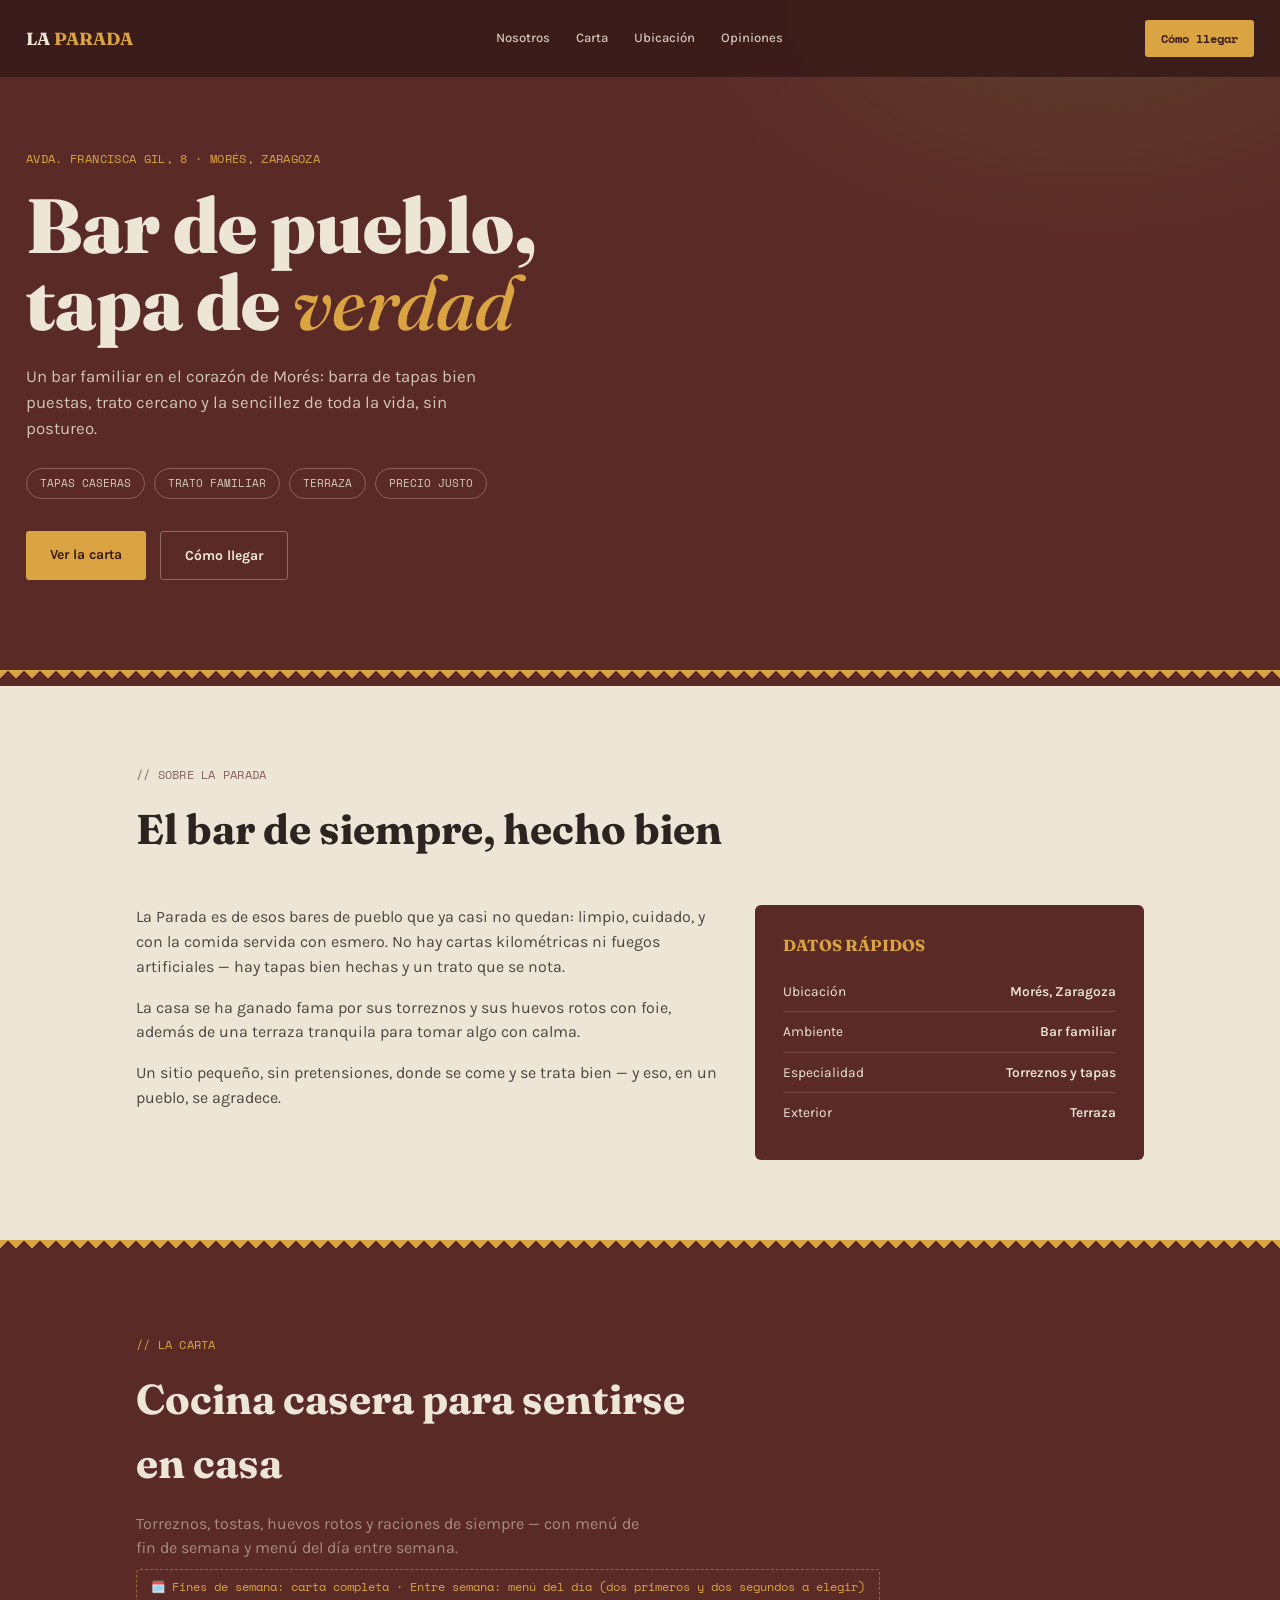
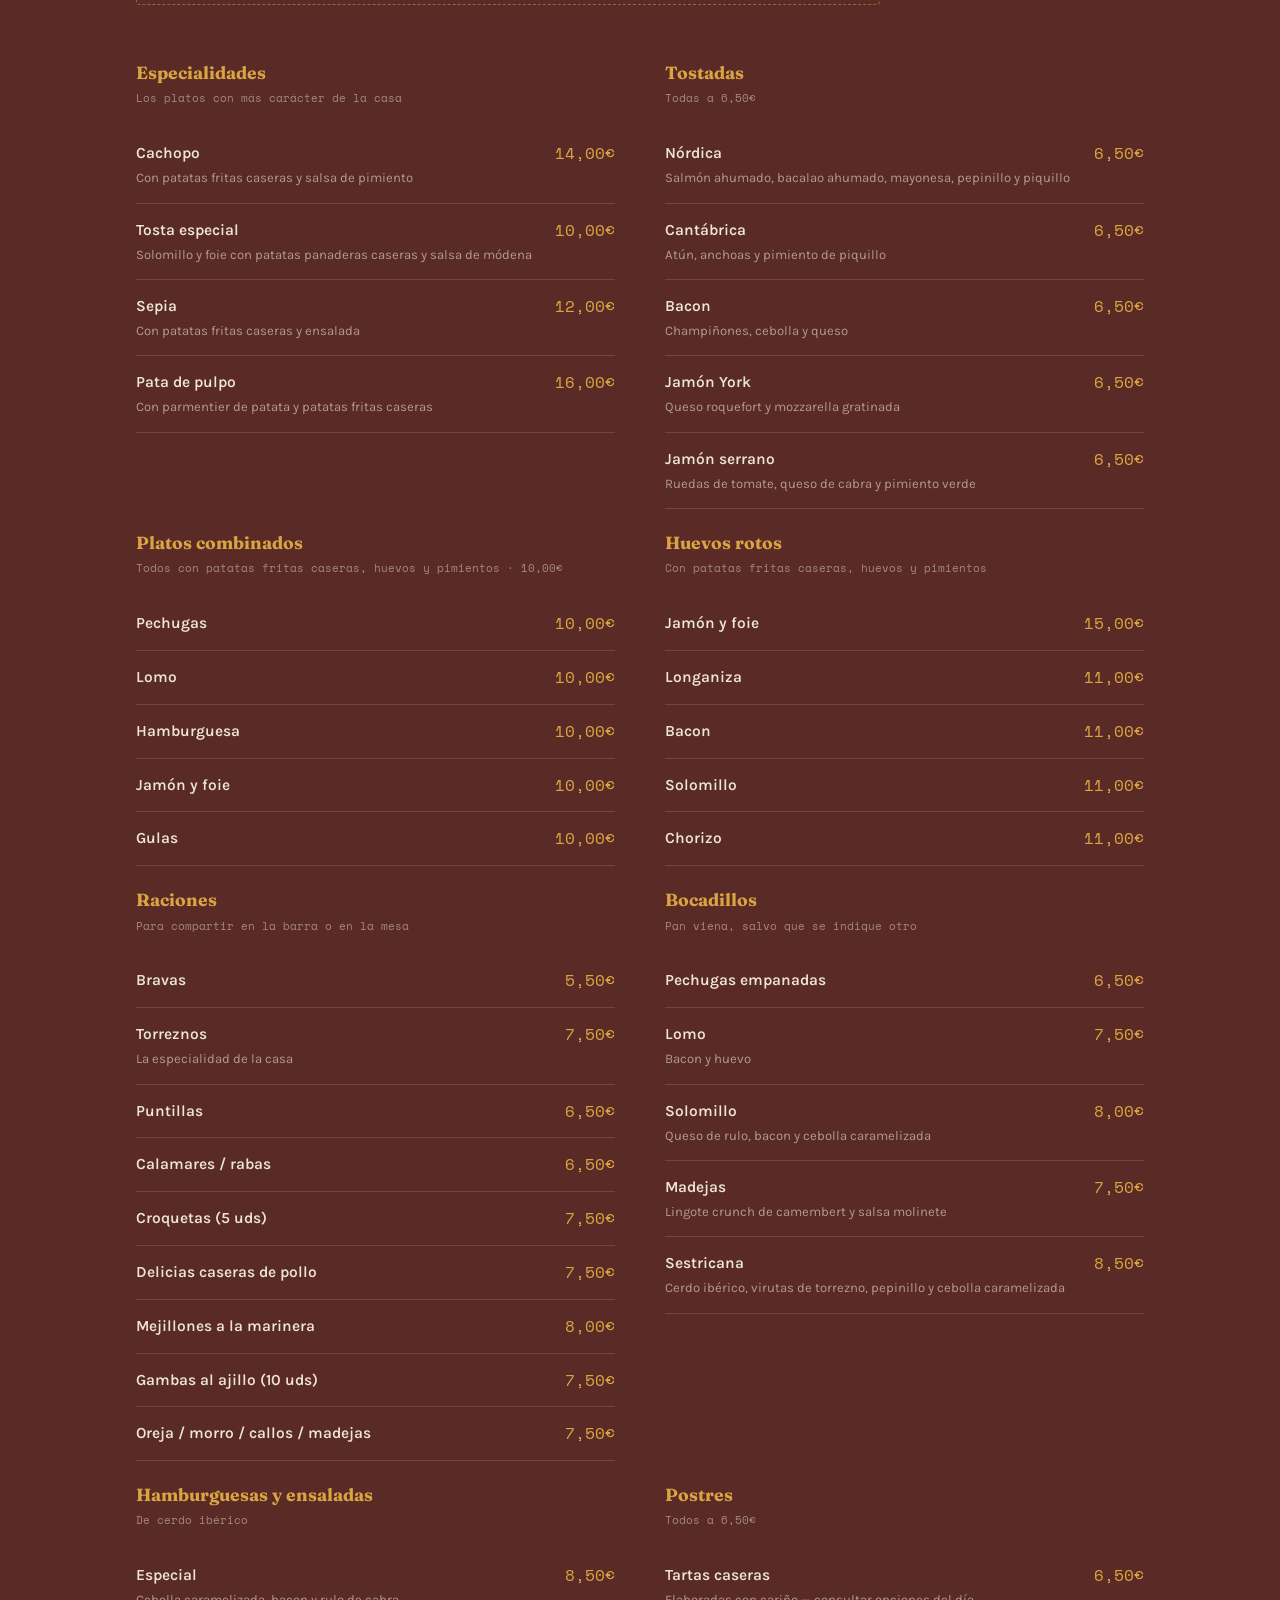
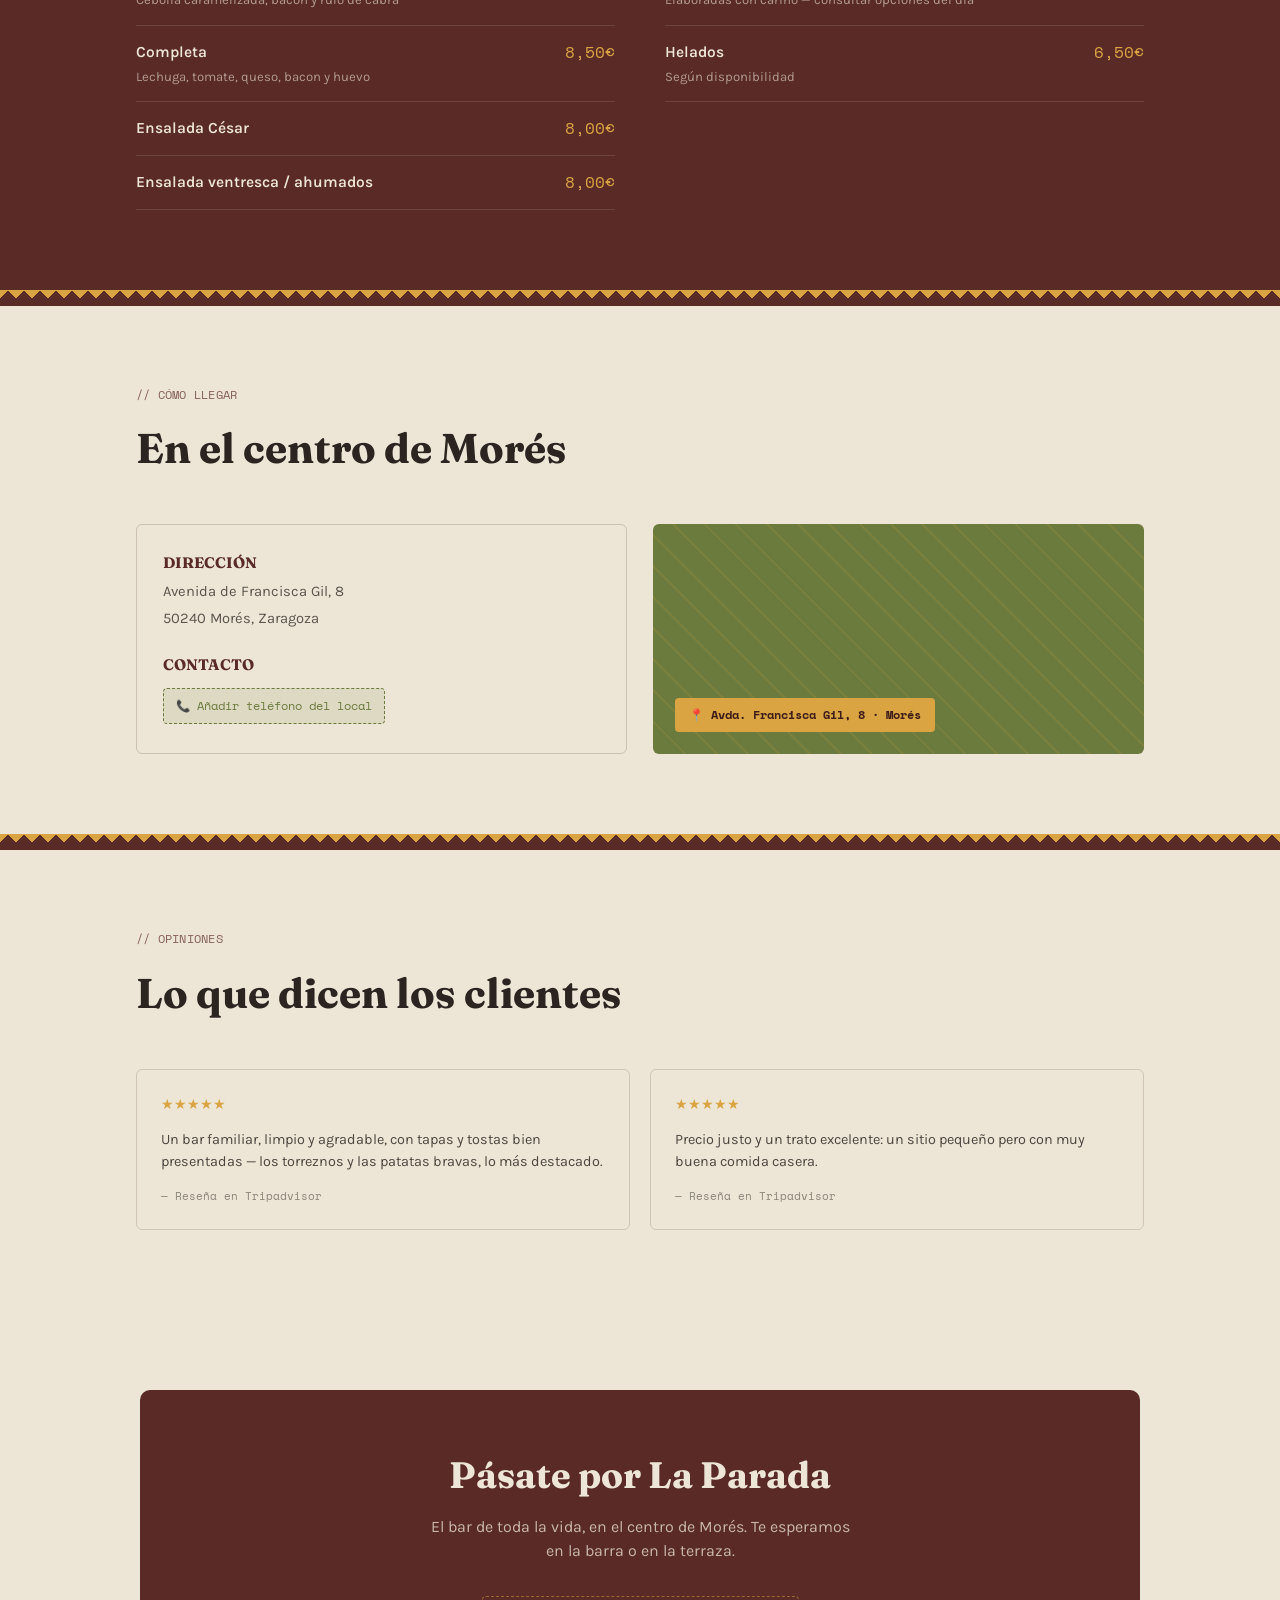
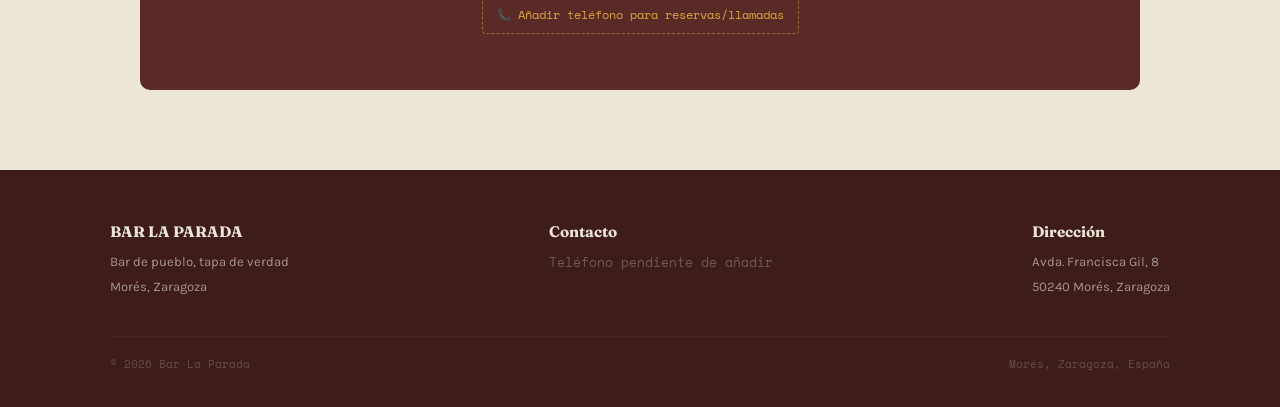
<file: index.html>
<!DOCTYPE html>
<html lang="es">
<head>
<meta charset="UTF-8">
<meta name="viewport" content="width=device-width, initial-scale=1.0">
<title>Bar La Parada — Morés, Zaragoza</title>
<link rel="preconnect" href="https://fonts.googleapis.com">
<link rel="preconnect" href="https://fonts.gstatic.com" crossorigin>
<link href="https://fonts.googleapis.com/css2?family=Fraunces:opsz,wght@9..144,500;9..144,700;9..144,900&family=Karla:wght@400;500;600;700&family=Space+Mono:wght@400;700&display=swap" rel="stylesheet">
<style>
  :root{
    --wine:#5A2A27;
    --wine-dk:#3D1C1A;
    --olive:#6B7A3D;
    --mustard:#D9A441;
    --stone:#EDE6D6;
    --ink:#2B2420;
  }
  *{margin:0;padding:0;box-sizing:border-box;}
  html{scroll-behavior:smooth;}
  body{
    background:var(--stone);
    color:var(--ink);
    font-family:'Karla',sans-serif;
    line-height:1.55;
  }
  h1,h2,h3,.display{font-family:'Fraunces',serif;}
  .mono{font-family:'Space Mono',monospace;}
  a{color:inherit;text-decoration:none;}
  .wrap{max-width:1060px;margin:0 auto;padding:0 26px;}

  /* zig-zag divider — signature element, evoca las baldosas de bar de pueblo */
  .tile-strip{
    height:16px;width:100%;
    background:
      linear-gradient(135deg, var(--mustard) 25%, transparent 25.5%) 0 0/16px 16px,
      linear-gradient(-135deg, var(--mustard) 25%, transparent 25.5%) 0 0/16px 16px,
      var(--wine);
    background-color:var(--wine);
  }

  nav{
    position:fixed;top:0;left:0;right:0;z-index:100;
    display:flex;justify-content:space-between;align-items:center;
    padding:20px 26px;
    background:rgba(58,28,26,0.94);
    color:var(--stone);
  }
  .brand{font-family:'Fraunces';font-weight:700;font-size:1.1rem;}
  .brand span{color:var(--mustard);}
  .navlinks{display:none;gap:26px;font-size:0.82rem;font-weight:500;}
  @media(min-width:740px){.navlinks{display:flex;}}
  .navlinks a{opacity:0.85;}
  .navlinks a:hover{opacity:1;color:var(--mustard);}
  .nav-cta{
    font-family:'Space Mono';font-size:0.76rem;font-weight:700;
    background:var(--mustard);color:var(--wine-dk);
    padding:9px 16px;border-radius:3px;
  }

  .hero{
    background:
      radial-gradient(ellipse 700px 420px at 85% 0%, rgba(107,122,61,0.25), transparent 60%),
      var(--wine);
    color:var(--stone);
    padding:150px 26px 90px;
  }
  .eyebrow{font-family:'Space Mono';font-size:0.74rem;color:var(--mustard);margin-bottom:20px;letter-spacing:0.03em;}
  .hero h1{font-size:clamp(2.6rem,7.5vw,4.8rem);font-weight:900;line-height:1.0;max-width:760px;}
  .hero h1 i{font-style:italic;font-weight:500;color:var(--mustard);}
  .hero p.lead{max-width:480px;margin-top:22px;font-size:1.05rem;color:rgba(237,230,214,0.82);}
  .chips{display:flex;flex-wrap:wrap;gap:9px;margin-top:26px;}
  .chip{font-family:'Space Mono';font-size:0.68rem;border:1px solid rgba(237,230,214,0.3);padding:6px 13px;border-radius:100px;color:rgba(237,230,214,0.85);}
  .hero-ctas{display:flex;gap:14px;margin-top:32px;flex-wrap:wrap;}
  .btn{padding:13px 24px;border-radius:3px;font-weight:700;font-size:0.87rem;display:inline-block;}
  .btn-primary{background:var(--mustard);color:var(--wine-dk);}
  .btn-ghost{border:1px solid rgba(237,230,214,0.35);color:var(--stone);}

  section{padding:80px 0;}
  .kicker{font-family:'Space Mono';font-size:0.74rem;color:var(--wine);opacity:0.7;margin-bottom:12px;display:block;letter-spacing:0.02em;}
  .section-head h2{font-size:clamp(1.8rem,4.2vw,2.6rem);font-weight:700;max-width:600px;margin-bottom:16px;}
  .section-head p{max-width:520px;opacity:0.75;font-size:1rem;}

  .about-grid{display:grid;grid-template-columns:1fr;gap:36px;margin-top:44px;}
  @media(min-width:740px){.about-grid{grid-template-columns:1.2fr 0.8fr;}}
  .about-copy p{margin-bottom:16px;opacity:0.82;}
  .fact-card{background:var(--wine);color:var(--stone);border-radius:6px;padding:28px;}
  .fact-card h3{font-size:1rem;margin-bottom:14px;color:var(--mustard);}
  .fact-card ul{list-style:none;}
  .fact-card li{display:flex;justify-content:space-between;padding:9px 0;border-bottom:1px solid rgba(237,230,214,0.15);font-size:0.86rem;}
  .fact-card li:last-child{border-bottom:none;}
  .fact-card li b{font-weight:600;}

  .menu-section{background:var(--wine);color:var(--stone);}
  .menu-section .kicker{color:var(--mustard);opacity:1;}
  .menu-section .section-head p{color:rgba(237,230,214,0.7);}
  .menu-grid{display:grid;grid-template-columns:1fr;gap:0;margin-top:44px;}
  @media(min-width:700px){.menu-grid{grid-template-columns:1fr 1fr;gap:0 50px;}}
  .menu-col h3{font-size:1.1rem;color:var(--mustard);margin-bottom:4px;}
  .menu-note{font-family:'Space Mono';font-size:0.68rem;color:rgba(237,230,214,0.5);display:block;margin-bottom:20px;}
  .dish{display:flex;justify-content:space-between;gap:16px;padding:14px 0;border-bottom:1px solid rgba(237,230,214,0.14);}
  .dish-name{font-weight:600;font-size:0.97rem;}
  .dish-desc{opacity:0.6;font-size:0.82rem;margin-top:3px;}
  .dish-price{font-family:'Space Mono';color:var(--mustard);white-space:nowrap;}

  .loc-grid{display:grid;grid-template-columns:1fr;gap:26px;margin-top:44px;}
  @media(min-width:740px){.loc-grid{grid-template-columns:1fr 1fr;}}
  .loc-card{border:1px solid rgba(58,28,26,0.18);border-radius:6px;padding:26px;}
  .loc-card h3{font-size:0.95rem;margin-bottom:6px;color:var(--wine);}
  .loc-card p{opacity:0.75;font-size:0.92rem;margin-bottom:4px;}
  .loc-card .fill-note{
    font-family:'Space Mono';font-size:0.72rem;color:var(--olive);
    background:rgba(107,122,61,0.12);border:1px dashed var(--olive);
    padding:8px 12px;border-radius:4px;display:inline-block;margin-top:6px;
  }
  .map-block{
    border-radius:6px;min-height:230px;background:var(--olive);color:var(--stone);
    display:flex;align-items:flex-end;padding:22px;position:relative;overflow:hidden;
  }
  .map-block::before{
    content:"";position:absolute;inset:0;opacity:0.15;
    background:repeating-linear-gradient(45deg, var(--mustard) 0 2px, transparent 2px 22px);
  }
  .map-pin{font-family:'Space Mono';font-size:0.75rem;background:var(--mustard);color:var(--wine-dk);padding:8px 14px;border-radius:4px;font-weight:700;position:relative;z-index:1;}

  .reviews{display:grid;grid-template-columns:1fr;gap:20px;margin-top:44px;}
  @media(min-width:740px){.reviews{grid-template-columns:repeat(2,1fr);}}
  .review{border:1px solid rgba(58,28,26,0.16);border-radius:6px;padding:24px;}
  .stars{color:var(--mustard);margin-bottom:12px;font-size:0.9rem;}
  .review p{font-size:0.9rem;opacity:0.82;margin-bottom:14px;}
  .review-who{font-family:'Space Mono';font-size:0.7rem;opacity:0.5;}

  .cta-section{
    background:var(--wine);color:var(--stone);border-radius:10px;
    padding:56px 36px;text-align:center;max-width:1000px;margin:0 auto;
  }
  .cta-section h2{font-size:clamp(1.6rem,4vw,2.3rem);margin-bottom:12px;}
  .cta-section p{opacity:0.75;max-width:440px;margin:0 auto 26px;}
  .cta-section .fill-note{
    font-family:'Space Mono';font-size:0.72rem;color:var(--mustard);
    border:1px dashed rgba(217,164,65,0.5);padding:9px 14px;border-radius:4px;display:inline-block;
  }

  footer{padding:50px 26px 34px;background:var(--wine-dk);color:rgba(237,230,214,0.6);}
  .foot-grid{display:flex;flex-wrap:wrap;justify-content:space-between;gap:26px;max-width:1060px;margin:0 auto;}
  .foot-grid h4{font-family:'Fraunces';color:var(--stone);font-size:0.95rem;margin-bottom:8px;}
  .foot-grid p,.foot-grid a{font-size:0.82rem;display:block;margin-bottom:5px;}
  .foot-bottom{
    max-width:1060px;margin:34px auto 0;padding-top:18px;border-top:1px solid rgba(237,230,214,0.12);
    font-family:'Space Mono';font-size:0.7rem;opacity:0.4;display:flex;justify-content:space-between;flex-wrap:wrap;gap:8px;
  }

</style>
</head>
<body>

<nav>
  <div class="brand">LA <span>PARADA</span></div>
  <div class="navlinks">
    <a href="#nosotros">Nosotros</a>
    <a href="#carta">Carta</a>
    <a href="#ubicacion">Ubicación</a>
    <a href="#opiniones">Opiniones</a>
  </div>
  <a href="#ubicacion" class="nav-cta">Cómo llegar</a>
</nav>

<div class="hero">
  <div class="eyebrow">AVDA. FRANCISCA GIL, 8 · MORÉS, ZARAGOZA</div>
  <h1>Bar de pueblo,<br>tapa de <i>verdad</i></h1>
  <p class="lead">Un bar familiar en el corazón de Morés: barra de tapas bien puestas, trato cercano y la sencillez de toda la vida, sin postureo.</p>
  <div class="chips">
    <span class="chip">TAPAS CASERAS</span>
    <span class="chip">TRATO FAMILIAR</span>
    <span class="chip">TERRAZA</span>
    <span class="chip">PRECIO JUSTO</span>
  </div>
  <div class="hero-ctas">
    <a href="#carta" class="btn btn-primary">Ver la carta</a>
    <a href="#ubicacion" class="btn btn-ghost">Cómo llegar</a>
  </div>
</div>
<div class="tile-strip"></div>

<section id="nosotros">
  <div class="wrap">
    <div class="section-head">
      <span class="kicker">// SOBRE LA PARADA</span>
      <h2>El bar de siempre, hecho bien</h2>
    </div>
    <div class="about-grid">
      <div class="about-copy">
        <p>La Parada es de esos bares de pueblo que ya casi no quedan: limpio, cuidado, y con la comida servida con esmero. No hay cartas kilométricas ni fuegos artificiales — hay tapas bien hechas y un trato que se nota.</p>
        <p>La casa se ha ganado fama por sus torreznos y sus huevos rotos con foie, además de una terraza tranquila para tomar algo con calma.</p>
        <p>Un sitio pequeño, sin pretensiones, donde se come y se trata bien — y eso, en un pueblo, se agradece.</p>
      </div>
      <div class="fact-card">
        <h3>DATOS RÁPIDOS</h3>
        <ul>
          <li><span>Ubicación</span><b>Morés, Zaragoza</b></li>
          <li><span>Ambiente</span><b>Bar familiar</b></li>
          <li><span>Especialidad</span><b>Torreznos y tapas</b></li>
          <li><span>Exterior</span><b>Terraza</b></li>
        </ul>
      </div>
    </div>
  </div>
</section>

<div class="tile-strip"></div>

<section class="menu-section" id="carta">
  <div class="wrap">
    <div class="section-head">
      <span class="kicker">// LA CARTA</span>
      <h2>Cocina casera para sentirse en casa</h2>
      <p>Torreznos, tostas, huevos rotos y raciones de siempre — con menú de fin de semana y menú del día entre semana.</p>
    </div>
    <span class="mono" style="display:inline-block;margin:8px 0 10px;font-size:0.72rem;color:var(--mustard);border:1px dashed rgba(217,164,65,0.5);padding:8px 14px;border-radius:4px;">🗓️ Fines de semana: carta completa · Entre semana: menú del día (dos primeros y dos segundos a elegir)</span>

    <div class="menu-grid">
      <div class="menu-col">
        <h3>Especialidades</h3>
        <span class="menu-note">Los platos con más carácter de la casa</span>
        <div class="dish"><div><div class="dish-name">Cachopo</div><div class="dish-desc">Con patatas fritas caseras y salsa de pimiento</div></div><div class="dish-price">14,00€</div></div>
        <div class="dish"><div><div class="dish-name">Tosta especial</div><div class="dish-desc">Solomillo y foie con patatas panaderas caseras y salsa de módena</div></div><div class="dish-price">10,00€</div></div>
        <div class="dish"><div><div class="dish-name">Sepia</div><div class="dish-desc">Con patatas fritas caseras y ensalada</div></div><div class="dish-price">12,00€</div></div>
        <div class="dish"><div><div class="dish-name">Pata de pulpo</div><div class="dish-desc">Con parmentier de patata y patatas fritas caseras</div></div><div class="dish-price">16,00€</div></div>
      </div>
      <div class="menu-col">
        <h3>Tostadas</h3>
        <span class="menu-note">Todas a 6,50€</span>
        <div class="dish"><div><div class="dish-name">Nórdica</div><div class="dish-desc">Salmón ahumado, bacalao ahumado, mayonesa, pepinillo y piquillo</div></div><div class="dish-price">6,50€</div></div>
        <div class="dish"><div><div class="dish-name">Cantábrica</div><div class="dish-desc">Atún, anchoas y pimiento de piquillo</div></div><div class="dish-price">6,50€</div></div>
        <div class="dish"><div><div class="dish-name">Bacon</div><div class="dish-desc">Champiñones, cebolla y queso</div></div><div class="dish-price">6,50€</div></div>
        <div class="dish"><div><div class="dish-name">Jamón York</div><div class="dish-desc">Queso roquefort y mozzarella gratinada</div></div><div class="dish-price">6,50€</div></div>
        <div class="dish"><div><div class="dish-name">Jamón serrano</div><div class="dish-desc">Ruedas de tomate, queso de cabra y pimiento verde</div></div><div class="dish-price">6,50€</div></div>
      </div>
    </div>

    <div class="menu-grid" style="margin-top:20px;">
      <div class="menu-col">
        <h3>Platos combinados</h3>
        <span class="menu-note">Todos con patatas fritas caseras, huevos y pimientos · 10,00€</span>
        <div class="dish"><div><div class="dish-name">Pechugas</div></div><div class="dish-price">10,00€</div></div>
        <div class="dish"><div><div class="dish-name">Lomo</div></div><div class="dish-price">10,00€</div></div>
        <div class="dish"><div><div class="dish-name">Hamburguesa</div></div><div class="dish-price">10,00€</div></div>
        <div class="dish"><div><div class="dish-name">Jamón y foie</div></div><div class="dish-price">10,00€</div></div>
        <div class="dish"><div><div class="dish-name">Gulas</div></div><div class="dish-price">10,00€</div></div>
      </div>
      <div class="menu-col">
        <h3>Huevos rotos</h3>
        <span class="menu-note">Con patatas fritas caseras, huevos y pimientos</span>
        <div class="dish"><div><div class="dish-name">Jamón y foie</div></div><div class="dish-price">15,00€</div></div>
        <div class="dish"><div><div class="dish-name">Longaniza</div></div><div class="dish-price">11,00€</div></div>
        <div class="dish"><div><div class="dish-name">Bacon</div></div><div class="dish-price">11,00€</div></div>
        <div class="dish"><div><div class="dish-name">Solomillo</div></div><div class="dish-price">11,00€</div></div>
        <div class="dish"><div><div class="dish-name">Chorizo</div></div><div class="dish-price">11,00€</div></div>
      </div>
    </div>

    <div class="menu-grid" style="margin-top:20px;">
      <div class="menu-col">
        <h3>Raciones</h3>
        <span class="menu-note">Para compartir en la barra o en la mesa</span>
        <div class="dish"><div><div class="dish-name">Bravas</div></div><div class="dish-price">5,50€</div></div>
        <div class="dish"><div><div class="dish-name">Torreznos</div><div class="dish-desc">La especialidad de la casa</div></div><div class="dish-price">7,50€</div></div>
        <div class="dish"><div><div class="dish-name">Puntillas</div></div><div class="dish-price">6,50€</div></div>
        <div class="dish"><div><div class="dish-name">Calamares / rabas</div></div><div class="dish-price">6,50€</div></div>
        <div class="dish"><div><div class="dish-name">Croquetas (5 uds)</div></div><div class="dish-price">7,50€</div></div>
        <div class="dish"><div><div class="dish-name">Delicias caseras de pollo</div></div><div class="dish-price">7,50€</div></div>
        <div class="dish"><div><div class="dish-name">Mejillones a la marinera</div></div><div class="dish-price">8,00€</div></div>
        <div class="dish"><div><div class="dish-name">Gambas al ajillo (10 uds)</div></div><div class="dish-price">7,50€</div></div>
        <div class="dish"><div><div class="dish-name">Oreja / morro / callos / madejas</div></div><div class="dish-price">7,50€</div></div>
      </div>
      <div class="menu-col">
        <h3>Bocadillos</h3>
        <span class="menu-note">Pan viena, salvo que se indique otro</span>
        <div class="dish"><div><div class="dish-name">Pechugas empanadas</div></div><div class="dish-price">6,50€</div></div>
        <div class="dish"><div><div class="dish-name">Lomo</div><div class="dish-desc">Bacon y huevo</div></div><div class="dish-price">7,50€</div></div>
        <div class="dish"><div><div class="dish-name">Solomillo</div><div class="dish-desc">Queso de rulo, bacon y cebolla caramelizada</div></div><div class="dish-price">8,00€</div></div>
        <div class="dish"><div><div class="dish-name">Madejas</div><div class="dish-desc">Lingote crunch de camembert y salsa molinete</div></div><div class="dish-price">7,50€</div></div>
        <div class="dish"><div><div class="dish-name">Sestricana</div><div class="dish-desc">Cerdo ibérico, virutas de torrezno, pepinillo y cebolla caramelizada</div></div><div class="dish-price">8,50€</div></div>
      </div>
    </div>

    <div class="menu-grid" style="margin-top:20px;">
      <div class="menu-col">
        <h3>Hamburguesas y ensaladas</h3>
        <span class="menu-note">De cerdo ibérico</span>
        <div class="dish"><div><div class="dish-name">Especial</div><div class="dish-desc">Cebolla caramelizada, bacon y rulo de cabra</div></div><div class="dish-price">8,50€</div></div>
        <div class="dish"><div><div class="dish-name">Completa</div><div class="dish-desc">Lechuga, tomate, queso, bacon y huevo</div></div><div class="dish-price">8,50€</div></div>
        <div class="dish"><div><div class="dish-name">Ensalada César</div></div><div class="dish-price">8,00€</div></div>
        <div class="dish"><div><div class="dish-name">Ensalada ventresca / ahumados</div></div><div class="dish-price">8,00€</div></div>
      </div>
      <div class="menu-col">
        <h3>Postres</h3>
        <span class="menu-note">Todos a 6,50€</span>
        <div class="dish"><div><div class="dish-name">Tartas caseras</div><div class="dish-desc">Elaboradas con cariño — consultar opciones del día</div></div><div class="dish-price">6,50€</div></div>
        <div class="dish"><div><div class="dish-name">Helados</div><div class="dish-desc">Según disponibilidad</div></div><div class="dish-price">6,50€</div></div>
      </div>
    </div>
  </div>
</section>

<div class="tile-strip"></div>

<section id="ubicacion">
  <div class="wrap">
    <div class="section-head">
      <span class="kicker">// CÓMO LLEGAR</span>
      <h2>En el centro de Morés</h2>
    </div>
    <div class="loc-grid">
      <div class="loc-card">
        <h3>DIRECCIÓN</h3>
        <p>Avenida de Francisca Gil, 8</p>
        <p>50240 Morés, Zaragoza</p>
        <h3 style="margin-top:22px;">CONTACTO</h3>
        <span class="fill-note">📞 Añadir teléfono del local</span>
      </div>
      <div class="map-block">
        <span class="map-pin">📍 Avda. Francisca Gil, 8 · Morés</span>
      </div>
    </div>
  </div>
</section>

<div class="tile-strip"></div>

<section id="opiniones">
  <div class="wrap">
    <div class="section-head">
      <span class="kicker">// OPINIONES</span>
      <h2>Lo que dicen los clientes</h2>
    </div>
    <div class="reviews">
      <div class="review">
        <div class="stars">★★★★★</div>
        <p>Un bar familiar, limpio y agradable, con tapas y tostas bien presentadas — los torreznos y las patatas bravas, lo más destacado.</p>
        <div class="review-who">— Reseña en Tripadvisor</div>
      </div>
      <div class="review">
        <div class="stars">★★★★★</div>
        <p>Precio justo y un trato excelente: un sitio pequeño pero con muy buena comida casera.</p>
        <div class="review-who">— Reseña en Tripadvisor</div>
      </div>
    </div>
  </div>
</section>

<section>
  <div class="wrap">
    <div class="cta-section">
      <h2>Pásate por La Parada</h2>
      <p>El bar de toda la vida, en el centro de Morés. Te esperamos en la barra o en la terraza.</p>
      <div class="hero-ctas" style="justify-content:center;">
        <span class="fill-note">📞 Añadir teléfono para reservas/llamadas</span>
      </div>
    </div>
  </div>
</section>

<footer>
  <div class="foot-grid">
    <div>
      <h4>BAR LA PARADA</h4>
      <p>Bar de pueblo, tapa de verdad</p>
      <p>Morés, Zaragoza</p>
    </div>
    <div>
      <h4>Contacto</h4>
      <p class="mono" style="opacity:0.5;">Teléfono pendiente de añadir</p>
    </div>
    <div>
      <h4>Dirección</h4>
      <p>Avda. Francisca Gil, 8</p>
      <p>50240 Morés, Zaragoza</p>
    </div>
  </div>
  <div class="foot-bottom">
    <span>© 2026 Bar La Parada</span>
    <span>Morés, Zaragoza, España</span>
  </div>
</footer>

</body>
</html>
</file>
